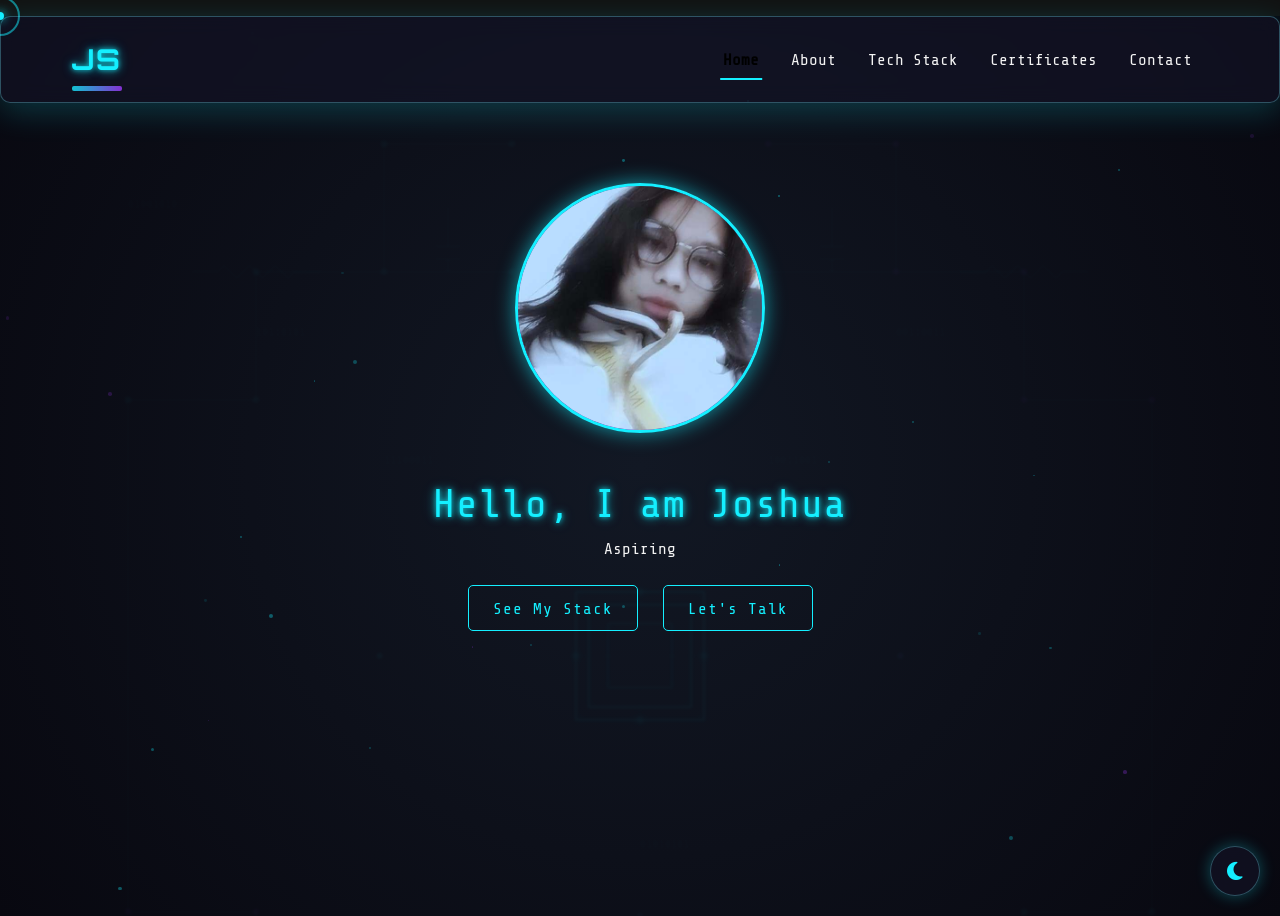
<file: portfoliooo/index.html>
<!-- index.html for Joshua's Cyberpunk Portfolio -->
<!DOCTYPE html>
<html lang="en">
<head>
  <meta charset="UTF-8">
  <meta name="viewport" content="width=device-width, initial-scale=1.0">
  <title>Joshua Santelices | Portfolio</title>
  <!-- Bootstrap CSS -->
  <link href="https://cdn.jsdelivr.net/npm/bootstrap@5.3.0-alpha1/dist/css/bootstrap.min.css" rel="stylesheet">
  <!-- Font Awesome Icons -->
  <link rel="stylesheet" href="https://cdnjs.cloudflare.com/ajax/libs/font-awesome/6.4.0/css/all.min.css">
  <!-- AOS Library for scroll animations -->
  <link href="https://unpkg.com/aos@2.3.1/dist/aos.css" rel="stylesheet">
  <!-- Custom CSS Files -->
  <link rel="stylesheet" href="css/style.css">
  <link rel="stylesheet" href="css/navbar.css">
  <link rel="stylesheet" href="css/cursor.css">
</head>
<body>
  <!-- Enhanced Background elements with multi-layer 3D effect -->
  <div class="bg-layer-1"></div>
  <div class="bg-layer-2"></div>
  <div class="bg-layer-3"></div>
  
  <!-- Custom cursor elements -->
  <div class="cursor-dot"></div>
  <div class="cursor-outline"></div>
  
  <!-- Eto 'yung navbar bro, smooth transition lang para chill yung vibes -->
  <header>
    <nav class="navbar navbar-expand-lg glass-panel">
      <div class="container">
        <a class="navbar-brand neon-text" href="index.html">JS</a>
        <button class="navbar-toggler" type="button" data-bs-toggle="collapse" data-bs-target="#navbarNav">
          <span class="navbar-toggler-icon"></span>
        </button>
        <div class="collapse navbar-collapse" id="navbarNav">
          <ul class="navbar-nav ms-auto">
            <li class="nav-item">
              <a class="nav-link active" href="index.html">Home</a>
            </li>
            <li class="nav-item">
              <a class="nav-link" href="about.html">About</a>
            </li>
            <li class="nav-item">
              <a class="nav-link" href="tech-stack.html">Tech Stack</a>
            </li>
            <li class="nav-item">
              <a class="nav-link" href="certificates.html">Certificates</a>
            </li>
            <li class="nav-item">
              <a class="nav-link" href="contact.html">Contact</a>
            </li>
          </ul>
        </div>
      </div>
    </nav>
  </header>

  <main>
    <!-- Home Page Content - G na to pre, perfect homepage na to 👌 -->
    <section id="home" class="section">
      <div class="container">
        <div class="row justify-content-center text-center">
          <div class="col-md-10">
            <!-- Profile picture with enhanced animation, now centered at top -->
            <div class="d-flex justify-content-center mb-5">
              <div class="profile-pic-container" data-aos="zoom-in" data-aos-duration="1000">
                <div class="profile-pic enhanced">
                  <img src="assets/images/profile.png" alt="Joshua Santelices">
                </div>
              </div>
            </div>
            
            <!-- Main headline -->
            <h1 class="mt-4 neon-text" data-aos="fade-up" data-aos-delay="200">Hello, I am Joshua</h1>
            
            <!-- Typewriter effect text -->
            <div class="typewriter-container" data-aos="fade-up" data-aos-delay="400">
              <p class="typewriter">Aspiring Cybersecurity Professional</p>
            </div>
            
            <!-- CTA Buttons - G na 'to bro, dito yung mga call to action buttons mo -->
            <div class="cta-buttons mt-4" data-aos="fade-up" data-aos-delay="600">
              <a href="tech-stack.html" class="cyber-btn me-3"><span class="btn-text">See My Stack</span></a>
              <a href="contact.html" class="cyber-btn"><span class="btn-text">Let's Talk</span></a>
            </div>
          </div>
        </div>
      </div>
    </section>
  </main>
  
  <!-- Dark/Light Mode Toggle -->
  <div class="mode-toggle" id="modeToggle">
    <i class="fas fa-moon"></i>
  </div>

  <!-- Bootstrap JS -->
  <script src="https://cdn.jsdelivr.net/npm/bootstrap@5.3.0-alpha1/dist/js/bootstrap.bundle.min.js"></script>
  <!-- AOS JS -->
  <script src="https://unpkg.com/aos@2.3.1/dist/aos.js"></script>
  <!-- Custom JS -->
  <script src="js/script.js"></script>
  <script src="js/cursor.js"></script>
</body>
</html>
</file>
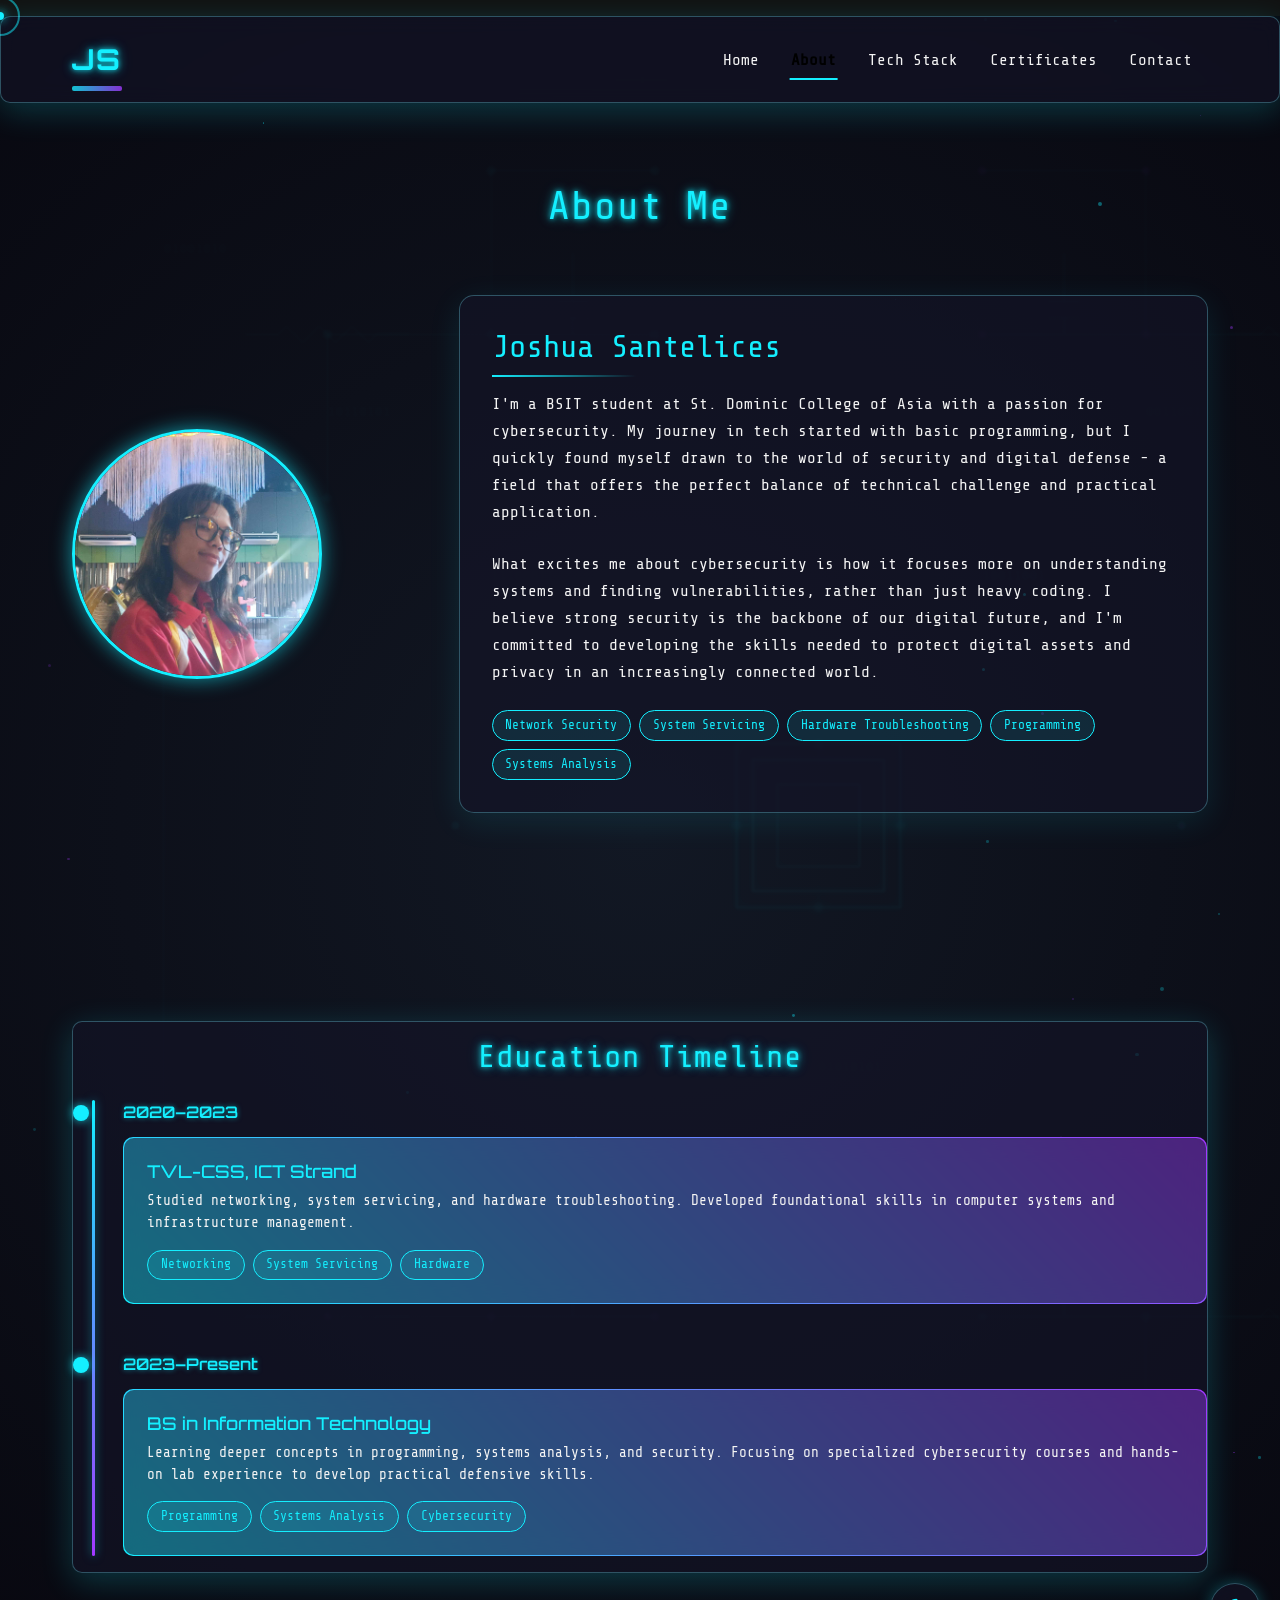
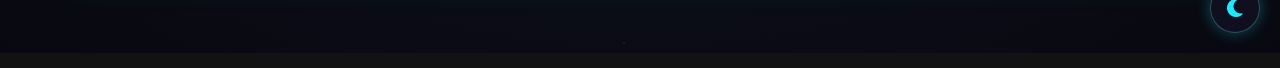
<file: portfoliooo/about.html>
<!DOCTYPE html>
<html lang="en">
<head>
  <meta charset="UTF-8">
  <meta name="viewport" content="width=device-width, initial-scale=1.0">
  <title>About Me | Joshua Santelices</title>
  <!-- Bootstrap CSS -->
  <link href="https://cdn.jsdelivr.net/npm/bootstrap@5.3.0-alpha1/dist/css/bootstrap.min.css" rel="stylesheet">
  <!-- Font Awesome Icons -->
  <link rel="stylesheet" href="https://cdnjs.cloudflare.com/ajax/libs/font-awesome/6.4.0/css/all.min.css">
  <!-- AOS Library for scroll animations -->
  <link href="https://unpkg.com/aos@2.3.1/dist/aos.css" rel="stylesheet">
  <!-- Custom CSS Files -->
  <link rel="stylesheet" href="css/style.css">
  <link rel="stylesheet" href="css/navbar.css">
  <link rel="stylesheet" href="css/about.css">
  <link rel="stylesheet" href="css/cursor.css">
</head>
<body>
  <!-- Enhanced Background elements with multi-layer 3D effect -->
  <div class="bg-layer-1"></div>
  <div class="bg-layer-2"></div>
  <div class="bg-layer-3"></div>
  
  <!-- Custom cursor elements -->
  <div class="cursor-dot"></div>
  <div class="cursor-outline"></div>
  
  <!-- Navbar dito pre, same design sa lahat ng pages para consistent -->
  <header>
    <nav class="navbar navbar-expand-lg glass-panel">
      <div class="container">
        <a class="navbar-brand neon-text" href="index.html">JS</a>
        <button class="navbar-toggler" type="button" data-bs-toggle="collapse" data-bs-target="#navbarNav">
          <span class="navbar-toggler-icon"></span>
        </button>
        <div class="collapse navbar-collapse" id="navbarNav">
          <ul class="navbar-nav ms-auto">
            <li class="nav-item">
              <a class="nav-link" href="index.html">Home</a>
            </li>
            <li class="nav-item">
              <a class="nav-link active" href="about.html">About</a>
            </li>
            <li class="nav-item">
              <a class="nav-link" href="tech-stack.html">Tech Stack</a>
            </li>
            <li class="nav-item">
              <a class="nav-link" href="certificates.html">Certificates</a>
            </li>
            <li class="nav-item">
              <a class="nav-link" href="contact.html">Contact</a>
            </li>
          </ul>
        </div>
      </div>
    </nav>
  </header>

  <main>
    <!-- About page content - dito mo ikwento journey mo sa tech at cybersecurity -->
    <section id="about" class="section">
      <div class="container">
        <h1 class="section-title text-center neon-text mb-5" data-aos="fade-up">About Me</h1>
        
        <div class="row align-items-center">
          <!-- Profile picture on the left -->
          <div class="col-lg-4 mb-5 mb-lg-0" data-aos="fade-right" data-aos-delay="200">
            <div class="profile-pic-container">
              <div class="profile-pic">
                <img src="assets/images/profile-about.jpeg" alt="Joshua Santelices">
              </div>
            </div>
          </div>
          
          <!-- About text on the right -->
          <div class="col-lg-8" data-aos="fade-left" data-aos-delay="300">
            <div class="about-content glass-panel">
              <h2 class="mb-4">Joshua Santelices</h2>
              
              <p>I'm a BSIT student at St. Dominic College of Asia with a passion for cybersecurity. My journey in tech started with basic programming, but I quickly found myself drawn to the world of security and digital defense - a field that offers the perfect balance of technical challenge and practical application.</p>
              
              <p>What excites me about cybersecurity is how it focuses more on understanding systems and finding vulnerabilities, rather than just heavy coding. I believe strong security is the backbone of our digital future, and I'm committed to developing the skills needed to protect digital assets and privacy in an increasingly connected world.</p>
              
              <!-- Skill tags - para makita nila agad kung ano mga field na focus mo -->
              <div class="skill-tags">
                <span class="skill-tag">Network Security</span>
                <span class="skill-tag">System Servicing</span>
                <span class="skill-tag">Hardware Troubleshooting</span>
                <span class="skill-tag">Programming</span>
                <span class="skill-tag">Systems Analysis</span>
              </div>
            </div>
          </div>
        </div>
      </div>
    </section>
    
    <!-- Education Timeline - separate section at the bottom as requested -->
    <section id="education" class="section">
      <div class="container">
        <div class="row mt-5">
          <div class="col-12" data-aos="fade-up">
            <div class="timeline-container glass-panel">
              <h2 class="mb-4 neon-text text-center">Education Timeline</h2>
              
              <div class="timeline">
                <div class="timeline-item" data-aos="fade-up" data-aos-delay="100">
                  <div class="timeline-dot"></div>
                  <div class="timeline-date">2020–2023</div>
                  <div class="timeline-content">
                    <h4>TVL-CSS, ICT Strand</h4>
                    <p>Studied networking, system servicing, and hardware troubleshooting. Developed foundational skills in computer systems and infrastructure management.</p>
                    <div class="skill-tags">
                      <span class="skill-tag">Networking</span>
                      <span class="skill-tag">System Servicing</span>
                      <span class="skill-tag">Hardware</span>
                    </div>
                  </div>
                </div>
                
                <div class="timeline-item" data-aos="fade-up" data-aos-delay="200">
                  <div class="timeline-dot"></div>
                  <div class="timeline-date">2023–Present</div>
                  <div class="timeline-content">
                    <h4>BS in Information Technology</h4>
                    <p>Learning deeper concepts in programming, systems analysis, and security. Focusing on specialized cybersecurity courses and hands-on lab experience to develop practical defensive skills.</p>
                    <div class="skill-tags">
                      <span class="skill-tag">Programming</span>
                      <span class="skill-tag">Systems Analysis</span>
                      <span class="skill-tag">Cybersecurity</span>
                    </div>
                  </div>
                </div>
              </div>
            </div>
          </div>
        </div>
      </div>
    </section>
  </main>
  
  <!-- Dark/Light Mode Toggle -->
  <div class="mode-toggle" id="modeToggle">
    <i class="fas fa-moon"></i>
  </div>

  <!-- Bootstrap JS -->
  <script src="https://cdn.jsdelivr.net/npm/bootstrap@5.3.0-alpha1/dist/js/bootstrap.bundle.min.js"></script>
  <!-- AOS JS -->
  <script src="https://unpkg.com/aos@2.3.1/dist/aos.js"></script>
  <!-- Custom JS -->
  <script src="js/script.js"></script>
  <script src="js/cursor.js"></script>
</body>
</html>
</file>
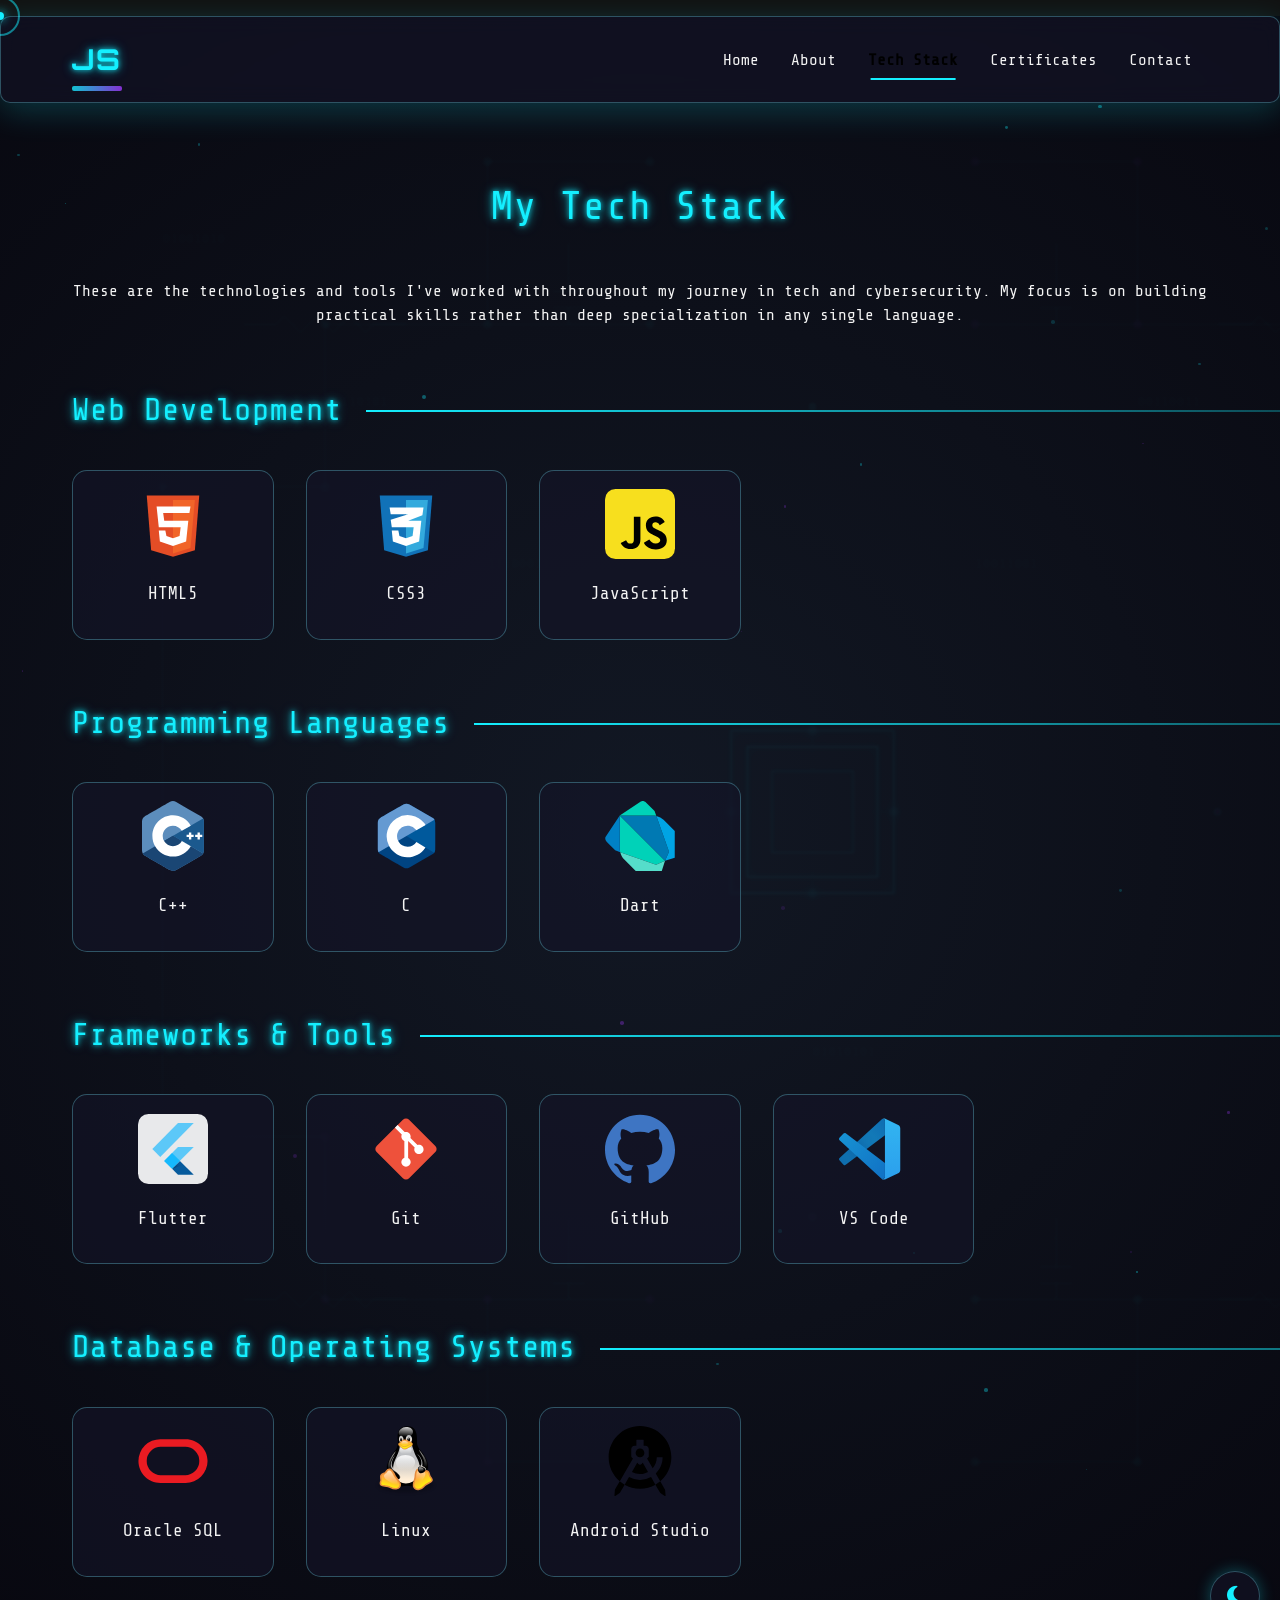
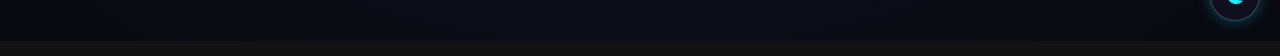
<file: portfoliooo/tech-stack.html>
<!DOCTYPE html>
<html lang="en">
<head>
  <meta charset="UTF-8">
  <meta name="viewport" content="width=device-width, initial-scale=1.0">
  <title>Tech Stack | Joshua Santelices</title>
  <!-- Bootstrap CSS -->
  <link href="https://cdn.jsdelivr.net/npm/bootstrap@5.3.0-alpha1/dist/css/bootstrap.min.css" rel="stylesheet">
  <!-- Font Awesome Icons -->
  <link rel="stylesheet" href="https://cdnjs.cloudflare.com/ajax/libs/font-awesome/6.4.0/css/all.min.css">
  <!-- AOS Library for scroll animations -->
  <link href="https://unpkg.com/aos@2.3.1/dist/aos.css" rel="stylesheet">
  <!-- Custom CSS Files -->
  <link rel="stylesheet" href="css/style.css">
  <link rel="stylesheet" href="css/navbar.css">
  <link rel="stylesheet" href="css/techstack.css">
  <link rel="stylesheet" href="css/cursor.css">
</head>
<body>
  <!-- Enhanced Background elements with multi-layer 3D effect -->
  <div class="bg-layer-1"></div>
  <div class="bg-layer-2"></div>
  <div class="bg-layer-3"></div>
  
  <!-- Custom cursor elements -->
  <div class="cursor-dot"></div>
  <div class="cursor-outline"></div>
  
  <!-- Eto yung navbar pre, consistent sa lahat ng pages -->
  <header>
    <nav class="navbar navbar-expand-lg glass-panel">
      <div class="container">
        <a class="navbar-brand neon-text" href="index.html">JS</a>
        <button class="navbar-toggler" type="button" data-bs-toggle="collapse" data-bs-target="#navbarNav">
          <span class="navbar-toggler-icon"></span>
        </button>
        <div class="collapse navbar-collapse" id="navbarNav">
          <ul class="navbar-nav ms-auto">
            <li class="nav-item">
              <a class="nav-link" href="index.html">Home</a>
            </li>
            <li class="nav-item">
              <a class="nav-link" href="about.html">About</a>
            </li>
            <li class="nav-item">
              <a class="nav-link active" href="tech-stack.html">Tech Stack</a>
            </li>
            <li class="nav-item">
              <a class="nav-link" href="certificates.html">Certificates</a>
            </li>
            <li class="nav-item">
              <a class="nav-link" href="contact.html">Contact</a>
            </li>
          </ul>
        </div>
      </div>
    </nav>
  </header>

  <main>
    <!-- Tech Stack content - G na to bro, dito ilalagay yung tech stack icons mo — wag mo kalimutan mag-glow pag hover 😎 -->
    <section id="tech-stack" class="section">
      <div class="container">
        <h1 class="section-title text-center neon-text mb-5" data-aos="fade-up">My Tech Stack</h1>
        
        <p class="text-center mb-5" data-aos="fade-up" data-aos-delay="200">
          These are the technologies and tools I've worked with throughout my journey in tech and cybersecurity.
          My focus is on building practical skills rather than deep specialization in any single language.
        </p>
        
        <!-- Web Development Tools -->
        <div class="tech-category" data-aos="fade-up" data-aos-delay="100">
          <h2 class="neon-text">Web Development</h2>
        </div>
        
        <div class="tech-grid">
          <!-- HTML5 -->
          <div class="tech-icon" data-aos="fade-up" data-aos-delay="100">
            <img src="assets/images/logos/html5.svg" alt="HTML5">
            <h3>HTML5</h3>
            <div class="skill-level">
              <div class="skill-progress" style="width: 85%"></div>
            </div>
          </div>
          
          <!-- CSS3 -->
          <div class="tech-icon" data-aos="fade-up" data-aos-delay="150">
            <img src="assets/images/logos/css3.svg" alt="CSS3">
            <h3>CSS3</h3>
            <div class="skill-level">
              <div class="skill-progress" style="width: 80%"></div>
            </div>
          </div>
          
          <!-- JavaScript -->
          <div class="tech-icon" data-aos="fade-up" data-aos-delay="200">
            <img src="assets/images/logos/javascript.svg" alt="JavaScript">
            <h3>JavaScript</h3>
            <div class="skill-level">
              <div class="skill-progress" style="width: 75%"></div>
            </div>
          </div>
        </div>
        
        <!-- Programming Languages -->
        <div class="tech-category" data-aos="fade-up" data-aos-delay="100">
          <h2 class="neon-text">Programming Languages</h2>
        </div>
        
        <div class="tech-grid">
          <!-- C++ -->
          <div class="tech-icon" data-aos="fade-up" data-aos-delay="100">
            <img src="assets/images/logos/cpp.svg" alt="C++">
            <h3>C++</h3>
            <div class="skill-level">
              <div class="skill-progress" style="width: 65%"></div>
            </div>
          </div>
          
          <!-- C -->
          <div class="tech-icon" data-aos="fade-up" data-aos-delay="150">
            <img src="assets/images/logos/c.svg" alt="C">
            <h3>C</h3>
            <div class="skill-level">
              <div class="skill-progress" style="width: 60%"></div>
            </div>
          </div>
          
          <!-- Dart -->
          <div class="tech-icon" data-aos="fade-up" data-aos-delay="200">
            <img src="assets/images/logos/dart.svg" alt="Dart">
            <h3>Dart</h3>
            <div class="skill-level">
              <div class="skill-progress" style="width: 70%"></div>
            </div>
          </div>
        </div>
        
        <!-- Frameworks & Tools -->
        <div class="tech-category" data-aos="fade-up" data-aos-delay="100">
          <h2 class="neon-text">Frameworks & Tools</h2>
        </div>
        
        <div class="tech-grid">
          <!-- Flutter -->
          <div class="tech-icon" data-aos="fade-up" data-aos-delay="100">
            <img src="assets/images/logos/flutter.svg" alt="Flutter">
            <h3>Flutter</h3>
            <div class="skill-level">
              <div class="skill-progress" style="width: 68%"></div>
            </div>
          </div>
          
          <!-- Git -->
          <div class="tech-icon" data-aos="fade-up" data-aos-delay="150">
            <img src="assets/images/logos/git.svg" alt="Git">
            <h3>Git</h3>
            <div class="skill-level">
              <div class="skill-progress" style="width: 75%"></div>
            </div>
          </div>
          
          <!-- GitHub -->
          <div class="tech-icon" data-aos="fade-up" data-aos-delay="200">
            <img src="assets/images/logos/github.svg" alt="GitHub">
            <h3>GitHub</h3>
            <div class="skill-level">
              <div class="skill-progress" style="width: 80%"></div>
            </div>
          </div>
          
          <!-- VS Code -->
          <div class="tech-icon" data-aos="fade-up" data-aos-delay="250">
            <img src="assets/images/logos/vscode.svg" alt="VS Code">
            <h3>VS Code</h3>
            <div class="skill-level">
              <div class="skill-progress" style="width: 85%"></div>
            </div>
          </div>
        </div>
        
        <!-- Database & OS -->
        <div class="tech-category" data-aos="fade-up" data-aos-delay="100">
          <h2 class="neon-text">Database & Operating Systems</h2>
        </div>
        
        <div class="tech-grid">
          <!-- Oracle SQL -->
          <div class="tech-icon" data-aos="fade-up" data-aos-delay="100">
            <img src="assets/images/logos/oracle.svg" alt="Oracle SQL">
            <h3>Oracle SQL</h3>
            <div class="skill-level">
              <div class="skill-progress" style="width: 60%"></div>
            </div>
          </div>
          
          <!-- Linux -->
          <div class="tech-icon" data-aos="fade-up" data-aos-delay="150">
            <img src="assets/images/logos/linux.svg" alt="Linux">
            <h3>Linux</h3>
            <div class="skill-level">
              <div class="skill-progress" style="width: 70%"></div>
            </div>
          </div>
          
          <!-- Android -->
          <div class="tech-icon" data-aos="fade-up" data-aos-delay="200">
            <img src="assets/images/logos/android.svg" alt="Android">
            <h3>Android Studio</h3>
            <div class="skill-level">
              <div class="skill-progress" style="width: 65%"></div>
            </div>
          </div>
        </div>
      </div>
    </section>
  </main>
  
  <!-- Dark/Light Mode Toggle -->
  <div class="mode-toggle" id="modeToggle">
    <i class="fas fa-moon"></i>
  </div>

  <!-- Bootstrap JS -->
  <script src="https://cdn.jsdelivr.net/npm/bootstrap@5.3.0-alpha1/dist/js/bootstrap.bundle.min.js"></script>
  <!-- AOS JS -->
  <script src="https://unpkg.com/aos@2.3.1/dist/aos.js"></script>
  <!-- Custom JS -->
  <script src="js/script.js"></script>
  <script src="js/cursor.js"></script>
</body>
</html>
</file>
<file: portfoliooo/css/style.css>
@import url('https://fonts.googleapis.com/css2?family=Orbitron:wght@400;500;600;700;800;900&family=Share+Tech+Mono&display=swap');

:root {
  --bg-dark: #121212;
  --bg-darker: #0a0a0a;
  --text-color: #f4f4f4;
  --primary-color: #14efff; /* Neon Blue - main neon color */
  --primary-color-rgb: 20, 239, 255; /* RGB values for effects */
  --secondary-color: #a239ff; /* Neon Purple - secondary neon color */
  --secondary-color-rgb: 162, 57, 255; /* RGB values for effects */
  --accent-color: #ff2975; /* Neon Pink - accent color */
  --accent-color-rgb: 255, 41, 117; /* RGB values for effects */
  --glass-bg: rgba(20, 20, 40, 0.6);
  --glass-border: rgba(120, 239, 255, 0.3);
  --glass-shadow: 0 8px 32px 0 rgba(20, 239, 255, 0.2);
  --btn-hover: #e040fb; /* Button hover state */
  --timeline-bg: #1a1a1a;
  --timeline-accent: #7c4dff;
  --glass-blur: 10px;
  --transition-speed: 0.3s;
  --radius-sm: 5px;
  --radius-md: 10px;
  --radius-lg: 15px;
  --radius-circle: 50%;
  --gap-sm: 0.5rem;
  --gap-md: 1rem;
  --gap-lg: 2rem;
}

body.light-mode {
  --bg-dark: #f0f4ff; /* Main background */
  --bg-darker: #e0e5eb;
  --text-color: #1a1a1a; /* Standard text color */
  --primary-color: #00bcd4; /* Highlights, links, buttons */
  --primary-color-rgb: 0, 188, 212; /* RGB values for effects */
  --secondary-color: #9c27b0; /* Secondary highlights, icons */
  --secondary-color-rgb: 156, 39, 176; /* RGB values for effects */
  --accent-color: #e040fb; /* Accent color */
  --accent-color-rgb: 224, 64, 251; /* RGB values for effects */
  --glass-bg: rgba(255, 255, 255, 0.6); /* Semi-transparent panels with blur */
  --glass-border: rgba(20, 188, 212, 0.3);
  --glass-shadow: 0 8px 32px 0 rgba(0, 0, 0, 0.1);
  --btn-hover: #e040fb; /* Hover state for interactive elements */
  --timeline-bg: #ffffff; /* Background for education timeline */
  --timeline-accent: #7c4dff; /* Accent color for timeline markers */
}

* {
  margin: 0;
  padding: 0;
  box-sizing: border-box;
  font-family: 'Share Tech Mono', monospace;
  cursor: none;
}

body {
  background-color: var(--bg-dark);
  color: var(--text-color);
  overflow-x: hidden;
  position: relative;
  min-height: 100vh;
  perspective: 1000px;
  transform-style: preserve-3d;
}

.bg-cyber {
  position: fixed;
  top: 0;
  left: 0;
  width: 100%;
  height: 100%;
  background: linear-gradient(to bottom, var(--bg-darker), var(--bg-dark));
  z-index: -1;
  overflow: hidden;
}

.bg-cyber::before {
  content: '';
  position: absolute;
  top: 0;
  left: 0;
  right: 0;
  bottom: 0;
  background: radial-gradient(circle at 50% 50%, rgba(20, 239, 255, 0.1), transparent 60%);
  z-index: -1;
}

body.light-mode .bg-cyber::before {
  background: radial-gradient(circle at 50% 50%, rgba(20, 239, 255, 0.2), transparent 70%);
}

.bg-circuit {
  position: fixed;
  top: 0;
  left: 0;
  width: 100%;
  height: 100%;
  background-image: url('../assets/images/circuit-pattern.svg');
  background-size: cover;
  opacity: 0.05;
  z-index: -999;
  pointer-events: none;
}

body.light-mode .bg-circuit {
  opacity: 0.07;
  filter: contrast(1.2) brightness(0.8);
  background-blend-mode: multiply;
}

.bg-layer-1, .bg-layer-2, .bg-layer-3 {
  position: fixed;
  top: 0;
  left: 0;
  width: 100%;
  height: 100%;
  pointer-events: none;
  transition: opacity 0.5s ease;
}

.bg-layer-1 {
  background: radial-gradient(circle at center, #121824 0%, #080810 100%);
  z-index: -1002;
}

.bg-layer-2 {
  background-image: url('../assets/images/enhanced-circuit.svg');
  background-size: cover;
  opacity: 0.07;
  z-index: -1001;
  filter: blur(1px);
}

.bg-layer-3 {
  background-image: linear-gradient(rgba(20, 239, 255, 0.03) 1px, transparent 1px),
                    linear-gradient(90deg, rgba(20, 239, 255, 0.03) 1px, transparent 1px);
  background-size: 50px 50px;
  opacity: 0.05;
  z-index: -1000;
}

body.light-mode .bg-layer-1 {
  background: radial-gradient(circle at center, #f0f4ff 0%, #e0e5eb 100%);
}

body.light-mode .bg-layer-2 {
  opacity: 0.08;
  filter: contrast(1.3) brightness(0.7) blur(1px);
}

body.light-mode .bg-layer-3 {
  background-image: linear-gradient(rgba(0, 188, 212, 0.05) 1px, transparent 1px),
                    linear-gradient(90deg, rgba(0, 188, 212, 0.05) 1px, transparent 1px);
  opacity: 0.08;
}

.glass-panel {
  background: var(--glass-bg);
  backdrop-filter: blur(var(--glass-blur));
  -webkit-backdrop-filter: blur(var(--glass-blur));
  border: 1px solid var(--glass-border);
  box-shadow: var(--glass-shadow);
  border-radius: var(--radius-md);
  padding: var(--gap-lg);
  margin: 1rem 0;
  transition: all var(--transition-speed) ease;
}

body.light-mode .glass-panel {
  box-shadow: 0 8px 32px 0 rgba(0, 0, 0, 0.1);
}

.glass-panel:hover {
  box-shadow: 0 10px 40px 0 rgba(var(--primary-color-rgb), 0.2);
  border-color: rgba(var(--primary-color-rgb), 0.3);
}

.neon-text {
  color: var(--primary-color);
  text-shadow: 0 0 5px rgba(var(--primary-color-rgb), 0.7), 
               0 0 10px rgba(var(--primary-color-rgb), 0.5),
               0 0 15px rgba(var(--primary-color-rgb), 0.3);
  letter-spacing: 1px;
  transition: all var(--transition-speed) ease;
}

body.light-mode .neon-text {
  text-shadow: 0 0 3px rgba(var(--primary-color-rgb), 0.5),
               0 0 7px rgba(var(--primary-color-rgb), 0.2);
}

.neon-text:hover {
  text-shadow: 0 0 10px rgba(var(--primary-color-rgb), 0.8),
               0 0 20px rgba(var(--primary-color-rgb), 0.5),
               0 0 30px rgba(var(--primary-color-rgb), 0.3);
}

.cyber-btn {
  position: relative;
  display: inline-block;
  background: transparent;
  color: var(--primary-color);
  border: 1px solid var(--primary-color);
  padding: 0.6rem 1.5rem;
  border-radius: var(--radius-sm);
  font-family: 'Orbitron', sans-serif;
  font-weight: 500;
  letter-spacing: 1px;
  overflow: hidden;
  transition: all var(--transition-speed) ease;
  z-index: 1;
  cursor: none;
  text-decoration: none;
}

.cyber-btn::before {
  content: '';
  position: absolute;
  top: 0;
  left: -100%;
  width: 100%;
  height: 100%;
  background: linear-gradient(90deg, transparent, rgba(var(--primary-color-rgb), 0.4), transparent);
  transition: all var(--transition-speed) ease;
  z-index: -1;
}

.cyber-btn:hover {
  color: #fff;
  box-shadow: 0 0 15px rgba(var(--primary-color-rgb), 0.5);
  transform: translateY(-2px);
}

body.light-mode .cyber-btn:hover {
  color: #fff;
  background-color: rgba(var(--primary-color-rgb), 0.1);
  box-shadow: 0 0 15px rgba(var(--primary-color-rgb), 0.3);
}

.neon-border {
  border: 2px solid var(--primary-color);
  box-shadow: 0 0 5px rgba(var(--primary-color-rgb), 0.7),
              inset 0 0 5px rgba(var(--primary-color-rgb), 0.7),
              0 0 10px rgba(var(--primary-color-rgb), 0.3);
  transition: all var(--transition-speed) ease;
}

body.light-mode .neon-border {
  box-shadow: 0 0 5px rgba(var(--primary-color-rgb), 0.5),
              inset 0 0 5px rgba(var(--primary-color-rgb), 0.5);
}

.profile-pic {
  width: 250px;
  height: 250px;
  border-radius: var(--radius-circle);
  border: 3px solid var(--primary-color);
  position: relative;
  overflow: hidden;
  transition: all var(--transition-speed) ease;
  box-shadow: 0 0 20px rgba(var(--primary-color-rgb), 0.6);
}

body.light-mode .profile-pic {
  box-shadow: 0 0 15px rgba(var(--primary-color-rgb), 0.4);
}

.profile-pic img {
  width: 100%;
  height: 100%;
  object-fit: cover;
  transition: all var(--transition-speed) ease;
}

.profile-pic.enhanced::before {
  content: '';
  position: absolute;
  top: -5px;
  left: -5px;
  right: -5px;
  bottom: -5px;
  border-radius: var(--radius-circle);
  background: conic-gradient(var(--primary-color), var(--secondary-color), var(--primary-color));
  z-index: -1;
  animation: rotate 4s linear infinite;
  opacity: 0.8;
}

body.light-mode .profile-pic.enhanced::before {
  opacity: 0.6;
}

.profile-pic.enhanced::after {
  content: '';
  position: absolute;
  top: -12px;
  left: -12px;
  right: -12px;
  bottom: -12px;
  border-radius: var(--radius-circle);
  background: conic-gradient(var(--secondary-color), var(--primary-color), var(--secondary-color));
  z-index: -2;
  animation: rotate 6s linear infinite reverse;
  opacity: 0.4;
}

body.light-mode .profile-pic.enhanced::after {
  opacity: 0.3;
}

.mode-toggle {
  position: fixed;
  bottom: 20px;
  right: 20px;
  width: 50px;
  height: 50px;
  border-radius: var(--radius-circle);
  background: var(--glass-bg);
  border: 1px solid var(--glass-border);
  display: flex;
  align-items: center;
  justify-content: center;
  cursor: pointer;
  z-index: 100;
  transition: all var(--transition-speed) ease;
  box-shadow: 0 0 15px rgba(var(--primary-color-rgb), 0.3);
  backdrop-filter: blur(var(--glass-blur));
  -webkit-backdrop-filter: blur(var(--glass-blur));
}

.mode-toggle:hover {
  transform: rotate(15deg) scale(1.1);
  box-shadow: 0 0 20px rgba(var(--primary-color-rgb), 0.5);
}

.mode-toggle i {
  color: var(--primary-color);
  font-size: 1.3rem;
  transition: all var(--transition-speed) ease;
}

.mode-toggle:hover i {
  transform: rotate(-15deg);
  color: var(--secondary-color);
}

.container {
  max-width: 1200px;
  margin: 0 auto;
  padding: 0 2rem;
}

.section {
  padding: 4rem 0;
}

@media (max-width: 768px) {
  .section {
    padding: 2rem 0;
  }
  
  .profile-pic {
    width: 200px;
    height: 200px;
  }
}

@media (max-width: 576px) {
  .profile-pic {
    width: 150px;
    height: 150px;
  }
}

.fade-in {
  opacity: 0;
  transform: translateY(20px);
  transition: opacity 0.6s ease, transform 0.6s ease;
}

.fade-in.active {
  opacity: 1;
  transform: translateY(0);
}

::-webkit-scrollbar {
  width: 8px;
}

::-webkit-scrollbar-track {
  background: var(--bg-darker);
}

::-webkit-scrollbar-thumb {
  background: var(--primary-color);
  border-radius: 10px;
}

::-webkit-scrollbar-thumb:hover {
  background: var(--secondary-color);
}

/* ----- PRELOADER STYLES ----- */
/* Para may cool loading animation bago mag-load ang site */

.preloader {
  position: fixed;
  top: 0;
  left: 0;
  width: 100%;
  height: 100%;
  background-color: var(--bg-dark);
  display: flex;
  justify-content: center;
  align-items: center;
  z-index: 9999;
  transition: opacity 0.5s ease;
}

.preloader-hidden {
  opacity: 0;
  pointer-events: none;
}

.preloader-content {
  text-align: center;
}

.cyber-spinner {
  width: 60px;
  height: 60px;
  margin: 0 auto 20px;
  border: 3px solid transparent;
  border-top: 3px solid var(--primary-color);
  border-right: 3px solid var(--secondary-color);
  border-radius: 50%;
  animation: spin 1s linear infinite;
  position: relative;
}

.cyber-spinner::before {
  content: '';
  position: absolute;
  top: -10px;
  left: -10px;
  right: -10px;
  bottom: -10px;
  border: 1px solid var(--primary-color);
  border-radius: 50%;
  animation: pulse 2s linear infinite;
}

.loading-text {
  font-family: 'Share Tech Mono', monospace;
  color: var(--primary-color);
  font-size: 1.2rem;
  letter-spacing: 3px;
}

.dot {
  animation: blink 1.4s infinite;
  opacity: 0;
}

.dot:nth-child(2) {
  animation-delay: 0.2s;
}

.dot:nth-child(3) {
  animation-delay: 0.4s;
}

@keyframes blink {
  0% { opacity: 0; }
  50% { opacity: 1; }
  100% { opacity: 0; }
}

@keyframes spin {
  0% { transform: rotate(0deg); }
  100% { transform: rotate(360deg); }
}

@keyframes pulse {
  0% { 
    transform: scale(1);
    opacity: 0.6;
  }
  50% { 
    transform: scale(1.1);
    opacity: 0.2;
  }
  100% { 
    transform: scale(1);
    opacity: 0.6;
  }
}

/* ----- PAGE TRANSITION EFFECTS ----- */
/* Para smooth yung transitions between pages */

.page-transition-out {
  opacity: 0;
  transform: translateY(-20px);
  transition: opacity 0.3s ease, transform 0.3s ease;
}

.page-loaded main {
  animation: fadeIn 0.5s ease forwards;
}

@keyframes fadeIn {
  from {
    opacity: 0;
    transform: translateY(20px);
  }
  to {
    opacity: 1;
    transform: translateY(0);
  }
}

.animate-in {
  animation: slideUp 0.5s ease forwards;
}

@keyframes slideUp {
  from {
    opacity: 0;
    transform: translateY(30px);
  }
  to {
    opacity: 1;
    transform: translateY(0);
  }
}

/* Enhanced profile image pulse animation */
@keyframes pulse {
  0% {
    box-shadow: 0 0 20px rgba(var(--primary-color-rgb), 0.6);
  }
  50% {
    box-shadow: 0 0 30px rgba(var(--primary-color-rgb), 0.8);
  }
  100% {
    box-shadow: 0 0 20px rgba(var(--primary-color-rgb), 0.6);
  }
}

.profile-pic.pulse {
  animation: pulse 2s ease-in-out;
}
</file>
<file: portfoliooo/css/navbar.css>
.navbar {
  padding: 1rem 0;
  transition: all 0.3s ease;
  margin: 1rem 0;
  border-radius: 10px;
}

.navbar-brand {
  font-family: 'Orbitron', sans-serif;
  font-size: 1.8rem;
  font-weight: 700;
  letter-spacing: 2px;
  position: relative;
}

/* Eto yung glow effect sa brand name, para glow siya sa page */
.navbar-brand::after {
  content: '';
  position: absolute;
  width: 100%;
  height: 5px;
  background: linear-gradient(90deg, var(--primary-color), var(--secondary-color));
  bottom: -5px;
  left: 0;
  border-radius: 2px;
  opacity: 0.8;
}

.navbar-toggler {
  border: none;
  background: rgba(20, 239, 255, 0.2);
  padding: 0.5rem;
  border-radius: 5px;
  cursor: none;
}

.navbar-toggler:focus {
  box-shadow: 0 0 10px rgba(20, 239, 255, 0.5);
}

.navbar-toggler-icon {
  background-image: url("data:image/svg+xml,%3csvg xmlns='http://www.w3.org/2000/svg' viewBox='0 0 30 30'%3e%3cpath stroke='rgba(20, 239, 255, 0.8)' stroke-linecap='round' stroke-miterlimit='10' stroke-width='2' d='M4 7h22M4 15h22M4 23h22'/%3e%3c/svg%3e");
}

.nav-link {
  color: var(--text-color);
  font-family: 'Share Tech Mono', monospace;
  font-size: 1rem;
  font-weight: 400;
  margin: 0 0.5rem;
  padding: 0.5rem 1rem;
  position: relative;
  overflow: hidden;
  z-index: 1;
  transition: all 0.3s ease;
  cursor: none;
}

/* yung hover effect sa navigation links */
.nav-link::before {
  content: '';
  position: absolute;
  bottom: 0;
  left: 50%;
  width: 0;
  height: 2px;
  background: var(--primary-color);
  transition: all 0.3s ease;
  z-index: -1;
  transform: translateX(-50%);
}

.nav-link:hover {
  color: var(--primary-color);
}

.nav-link:hover::before {
  width: 80%;
}

.nav-link.active {
  color: var(--primary-color);
  font-weight: 600;
}

.nav-link.active::before {
  width: 80%;
  height: 2px;
}

/* Responsive styles for navbar */
@media (max-width: 991.98px) {
  .navbar-collapse {
    background: var(--glass-bg);
    backdrop-filter: blur(10px);
    padding: 1rem;
    border-radius: 10px;
    margin-top: 1rem;
    border: 1px solid var(--glass-border);
  }

  .nav-link {
    padding: 0.7rem 1rem;
    margin: 0.2rem 0;
    border-radius: 5px;
  }
  
  .nav-link:hover, .nav-link.active {
    background: rgba(20, 239, 255, 0.1);
  }
}
</file>
<file: portfoliooo/css/cursor.css>
/* Hide default cursor when custom cursor is active */
* {
  cursor: none !important;
}

.cursor-dot, 
.cursor-outline {
  pointer-events: none;
  position: fixed;
  top: 0;
  left: 0;
  transform: translate(-50%, -50%);
  border-radius: 50%;
  z-index: 9999;
}

/* Inner dot of cursor */
.cursor-dot {
  width: 8px;
  height: 8px;
  background-color: var(--primary-color);
  box-shadow: 0 0 10px rgba(20, 239, 255, 0.8), 
              0 0 20px rgba(20, 239, 255, 0.4),
              0 0 30px rgba(20, 239, 255, 0.2);
  transition: opacity 0.15s ease-in-out, transform 0.15s ease-in-out;
}

/* Outer ring of cursor */
.cursor-outline {
  width: 40px;
  height: 40px;
  background-color: transparent;
  border: 2px solid rgba(20, 239, 255, 0.5);
  transition: transform 0.3s ease-in-out, width 0.3s ease-in-out, height 0.3s ease-in-out;
}

/* Cursor trails - multiple elements will be created via JS */
.cursor-trail {
  position: fixed;
  width: 20px;
  height: 20px;
  background: radial-gradient(circle, var(--primary-color) 0%, rgba(20, 239, 255, 0) 70%);
  border-radius: 50%;
  pointer-events: none;
  opacity: 0.7;
  z-index: 9998;
  filter: blur(4px);
  mix-blend-mode: screen;
  transition: opacity 0.5s ease;
}

/* Cursor style changes on clickable elements */
a:hover ~ .cursor-dot,
button:hover ~ .cursor-dot,
input:hover ~ .cursor-dot,
.clickable:hover ~ .cursor-dot {
  transform: translate(-50%, -50%) scale(1.5);
  background-color: var(--secondary-color);
}

a:hover ~ .cursor-outline,
button:hover ~ .cursor-outline,
input:hover ~ .cursor-outline,
.clickable:hover ~ .cursor-outline {
  transform: translate(-50%, -50%) scale(1.5);
  border-color: var(--secondary-color);
  width: 30px;
  height: 30px;
  opacity: 0.8;
}

/* Hide on touch devices */
@media (hover: none) and (pointer: coarse) {
  .cursor-dot,
  .cursor-outline,
  .cursor-trail {
    display: none;
  }
  
  * {
    cursor: auto !important;
  }
}
</file>
<file: portfoliooo/css/about.css>
/* About page styles - para mas maganda yung timeline  */

.about-content {
  padding: 2rem;
  border-radius: 15px;
  transition: all 0.4s ease;
  box-shadow: 0 8px 32px 0 rgba(20, 239, 255, 0.1);
}

.about-content h2 {
  color: var(--primary-color);
  margin-bottom: 1.5rem;
  position: relative;
  display: inline-block;
}

.about-content h2::after {
  content: '';
  position: absolute;
  width: 50%;
  height: 2px;
  background: linear-gradient(90deg, var(--primary-color), transparent);
  bottom: -10px;
  left: 0;
}

.about-content p {
  margin-bottom: 1.5rem;
  line-height: 1.7;
}

/* Timeline styles */
.timeline-container {
  position: relative;
  padding: 1rem 0;
}

.timeline {
  position: relative;
  max-width: 100%;
}

.timeline::before {
  content: '';
  position: absolute;
  width: 3px;
  background: linear-gradient(to bottom, var(--primary-color), var(--secondary-color));
  top: 0;
  bottom: 0;
  left: 20px;
  margin-left: -1.5px;
  border-radius: 5px;
  box-shadow: 0 0 10px rgba(20, 239, 255, 0.5);
}

.timeline-item {
  position: relative;
  margin-bottom: 3rem;
  padding-left: 50px;
}

.timeline-item:last-child {
  margin-bottom: 0;
}

.timeline-dot {
  position: absolute;
  width: 16px;
  height: 16px;
  background: var(--primary-color);
  border-radius: 50%;
  left: 0;
  top: 5px;
  z-index: 1;
  box-shadow: 0 0 10px rgba(20, 239, 255, 0.8);
  animation: pulse 2s infinite;
}

@keyframes pulse {
  0% {
    box-shadow: 0 0 0 0 rgba(20, 239, 255, 0.7);
  }
  70% {
    box-shadow: 0 0 0 10px rgba(20, 239, 255, 0);
  }
  100% {
    box-shadow: 0 0 0 0 rgba(20, 239, 255, 0);
  }
}

.timeline-date {
  font-family: 'Orbitron', sans-serif;
  font-size: 1rem;
  font-weight: 600;
  color: var(--primary-color);
  margin-bottom: 0.8rem;
  text-shadow: 0 0 5px rgba(20, 239, 255, 0.5);
}

.timeline-content {
  padding: 1.5rem;
  border-radius: 10px;
  transition: all 0.3s ease;
  position: relative;
  overflow: hidden;
}

.timeline-content::before {
  content: '';
  position: absolute;
  top: -2px;
  left: -2px;
  right: -2px;
  bottom: -2px;
  background: linear-gradient(45deg, var(--primary-color), var(--secondary-color));
  z-index: -2;
  border-radius: 12px;
}

.timeline-content::after {
  content: '';
  position: absolute;
  top: 1px;
  left: 1px;
  right: 1px;
  bottom: 1px;
  background: var(--glass-bg);
  backdrop-filter: blur(10px);
  -webkit-backdrop-filter: blur(10px);
  border-radius: 10px;
  z-index: -1;
}

.timeline-content h4 {
  font-family: 'Orbitron', sans-serif;
  font-size: 1.1rem;
  color: var(--primary-color);
  margin-bottom: 0.5rem;
}

.timeline-content p {
  font-size: 0.9rem;
  margin-bottom: 0;
}

.timeline-item:hover .timeline-content {
  transform: translateY(-5px);
  box-shadow: 0 10px 20px rgba(20, 239, 255, 0.2);
}

.timeline-item:hover .timeline-dot {
  animation: pulse 1s infinite;
}

/* Skill tag section */
.skill-tags {
  display: flex;
  flex-wrap: wrap;
  gap: 0.5rem;
  margin-top: 1rem;
}

.skill-tag {
  background: rgba(20, 239, 255, 0.1);
  border: 1px solid var(--primary-color);
  border-radius: 20px;
  padding: 0.3rem 0.8rem;
  font-size: 0.8rem;
  color: var(--primary-color);
  transition: all 0.3s ease;
}

.skill-tag:hover {
  background: var(--primary-color);
  color: var(--bg-darker);
  transform: translateY(-2px);
  box-shadow: 0 5px 15px rgba(20, 239, 255, 0.4);
}

/* Responsive adjustments */
@media (max-width: 768px) {
  .timeline::before {
    left: 15px;
  }
  
  .timeline-item {
    padding-left: 40px;
  }
  
  .timeline-content {
    padding: 1.2rem;
  }
}

@media (max-width: 576px) {
  .timeline-item {
    padding-left: 35px;
  }
  
  .timeline-content {
    padding: 1rem;
  }
}
</file>
<file: portfoliooo/css/techstack.css>
.tech-grid {
  display: grid;
  grid-template-columns: repeat(auto-fill, minmax(200px, 1fr));
  gap: 2rem;
  margin-top: 2rem;
}

.tech-icon {
  position: relative;
  height: 170px;
  display: flex;
  flex-direction: column;
  align-items: center;
  justify-content: center;
  padding: 1.5rem;
  transition: all 0.4s ease;
  overflow: hidden;
  text-align: center;
}

.tech-icon::before {
  content: '';
  position: absolute;
  inset: 0;
  background: var(--glass-bg);
  backdrop-filter: blur(10px);
  -webkit-backdrop-filter: blur(10px);
  border: 1px solid var(--glass-border);
  border-radius: 15px;
  transition: all 0.4s ease;
  z-index: -1;
}

/* hover effect with lift and glow */
.tech-icon:hover {
  transform: translateY(-15px);
}

.tech-icon:hover::before {
  box-shadow: 0 0 30px rgba(20, 239, 255, 0.7);
  border: 1px solid var(--primary-color);
}

/* Add cyber circuit lines on hover */
.tech-icon:hover::after {
  content: '';
  position: absolute;
  width: 120%;
  height: 120%;
  background-image: 
    linear-gradient(90deg, transparent 49%, var(--primary-color) 50%, transparent 51%),
    linear-gradient(180deg, transparent 49%, var(--primary-color) 50%, transparent 51%);
  background-size: 40px 40px;
  opacity: 0.1;
  z-index: -2;
  animation: circuit-animate 10s linear infinite;
}

@keyframes circuit-animate {
  from {
    transform: rotate(0deg);
  }
  to {
    transform: rotate(360deg);
  }
}

.tech-icon img {
  width: 70px;
  height: 70px;
  object-fit: contain;
  margin-bottom: 1rem;
  transition: all 0.3s ease;
  filter: drop-shadow(0 0 0 rgba(20, 239, 255, 0));
}

.tech-icon:hover img {
  transform: scale(1.2) rotate(5deg);
  filter: drop-shadow(0 0 15px rgba(20, 239, 255, 0.9));
}

.tech-icon h3 {
  font-size: 1.1rem;
  font-weight: 500;
  margin-top: 0.5rem;
  transition: all 0.3s ease;
}

.tech-icon:hover h3 {
  color: var(--primary-color);
  text-shadow: 0 0 10px rgba(20, 239, 255, 0.7);
  letter-spacing: 1px;
}

/* Tech category dividers */
.tech-category {
  margin-top: 4rem;
  margin-bottom: 1.5rem;
  position: relative;
}

.tech-category h2 {
  display: inline-block;
  position: relative;
  padding-right: 1.5rem;
}

.tech-category h2::after {
  content: '';
  position: absolute;
  height: 2px;
  background: linear-gradient(90deg, var(--primary-color), transparent);
  left: 100%;
  right: 0;
  top: 50%;
  width: 100vw;
}

/* Progress bar for skill levels - enhanced with animation */
.skill-level {
  width: 100%;
  height: 6px;
  background: rgba(255, 255, 255, 0.1);
  border-radius: 3px;
  overflow: hidden;
  margin-top: 0.5rem;
  position: relative;
}

.skill-progress {
  height: 100%;
  background: linear-gradient(90deg, var(--primary-color), var(--secondary-color));
  border-radius: 3px;
  transition: width 1.5s ease;
  position: relative;
}

/* Add glitch effect to skill bars on hover */
.tech-icon:hover .skill-progress::before {
  content: '';
  position: absolute;
  top: 0;
  left: 0;
  right: 0;
  bottom: 0;
  background: linear-gradient(90deg, transparent, rgba(255, 255, 255, 0.4), transparent);
  animation: progress-shine 1.5s linear infinite;
}

@keyframes progress-shine {
  0% {
    transform: translateX(-100%);
  }
  100% {
    transform: translateX(100%);
  }
}

/* Responsive adjustments */
@media (max-width: 768px) {
  .tech-grid {
    grid-template-columns: repeat(auto-fill, minmax(150px, 1fr));
    gap: 1.5rem;
  }
  
  .tech-icon {
    height: 150px;
    padding: 1.2rem;
  }
  
  .tech-icon img {
    width: 50px;
    height: 50px;
  }
}

@media (max-width: 576px) {
  .tech-grid {
    grid-template-columns: repeat(auto-fill, minmax(120px, 1fr));
    gap: 1rem;
  }
  
  .tech-icon {
    height: 130px;
    padding: 1rem;
  }
  
  .tech-icon img {
    width: 40px;
    height: 40px;
  }
  
  .tech-icon h3 {
    font-size: 0.9rem;
  }
}
</file>
